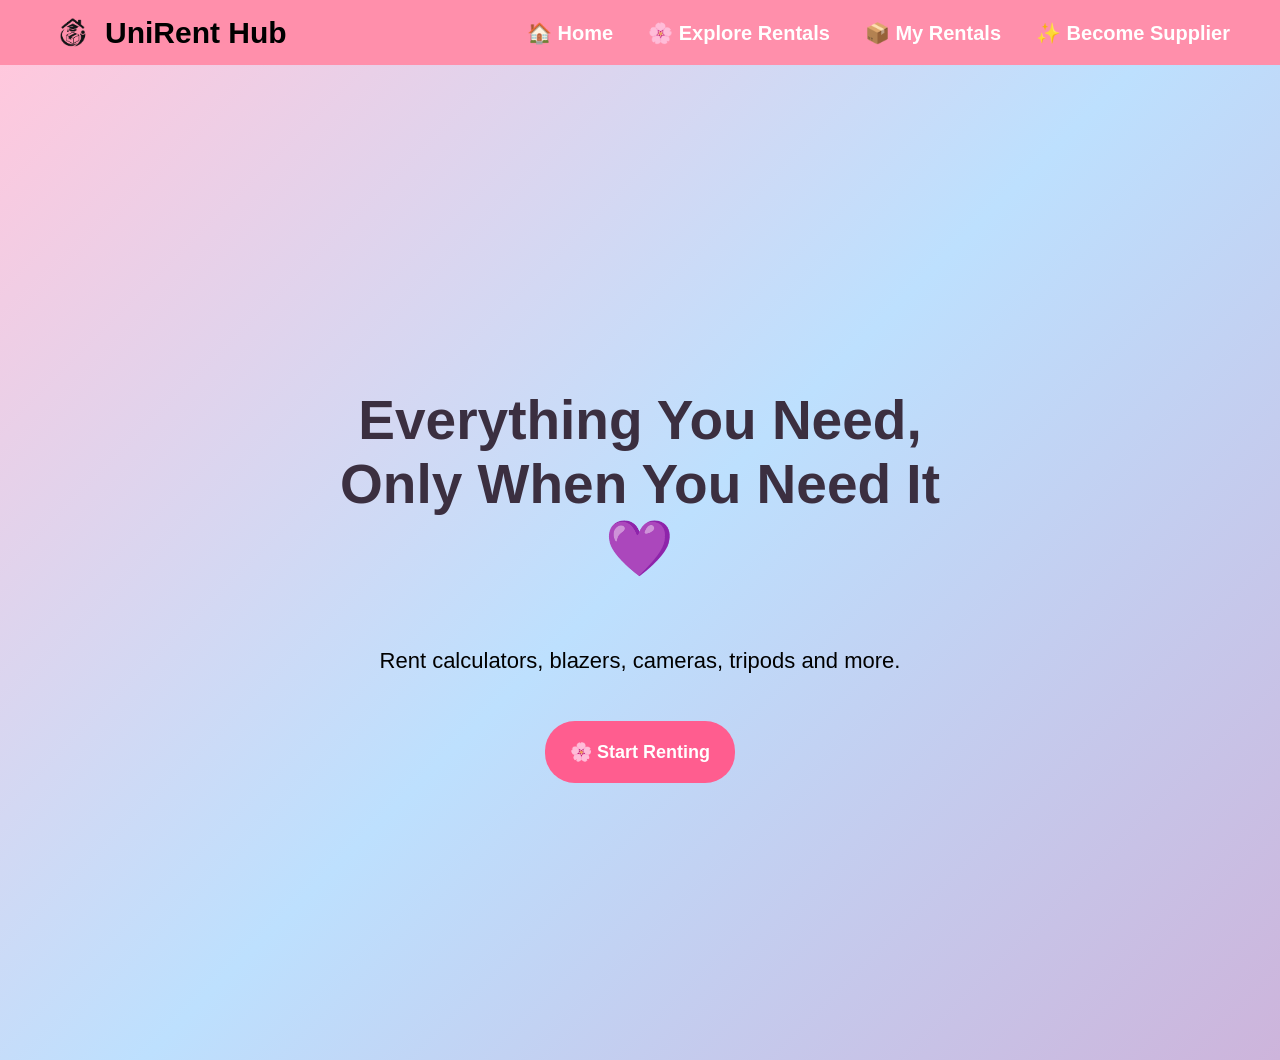
<file: index.html>
<!DOCTYPE html>
<html>

<head>
    <title> 🎓UniRent Hub</title>
    <link rel="stylesheet" href="css/style.css">
</head>

<body>
<nav class="navbar">

   <div class="logo-container">
    <img src="images/logo.png" alt="logo.png">
    <h2>UniRent Hub</h2>
</div>

    <div class="nav-links">
        <a href="index.html">🏠 Home</a>
        <a href="browse.html">🌸 Explore Rentals</a>
        <a href="dashboard.html">📦 My Rentals</a>
        <a href="supplier.html">✨ Become Supplier</a>
    </div>

</nav>

    <section class="hero">
<h1>
    Everything You Need,<br>
    Only When You Need It<br>
    💜
</h1>
        
        

        <p>
            Rent calculators, blazers, cameras,
            tripods and more.
        </p>

       <a href="browse.html">
    <button>🌸 Start Renting</button>
</a>

    </section>

</body>

</html>
</file>
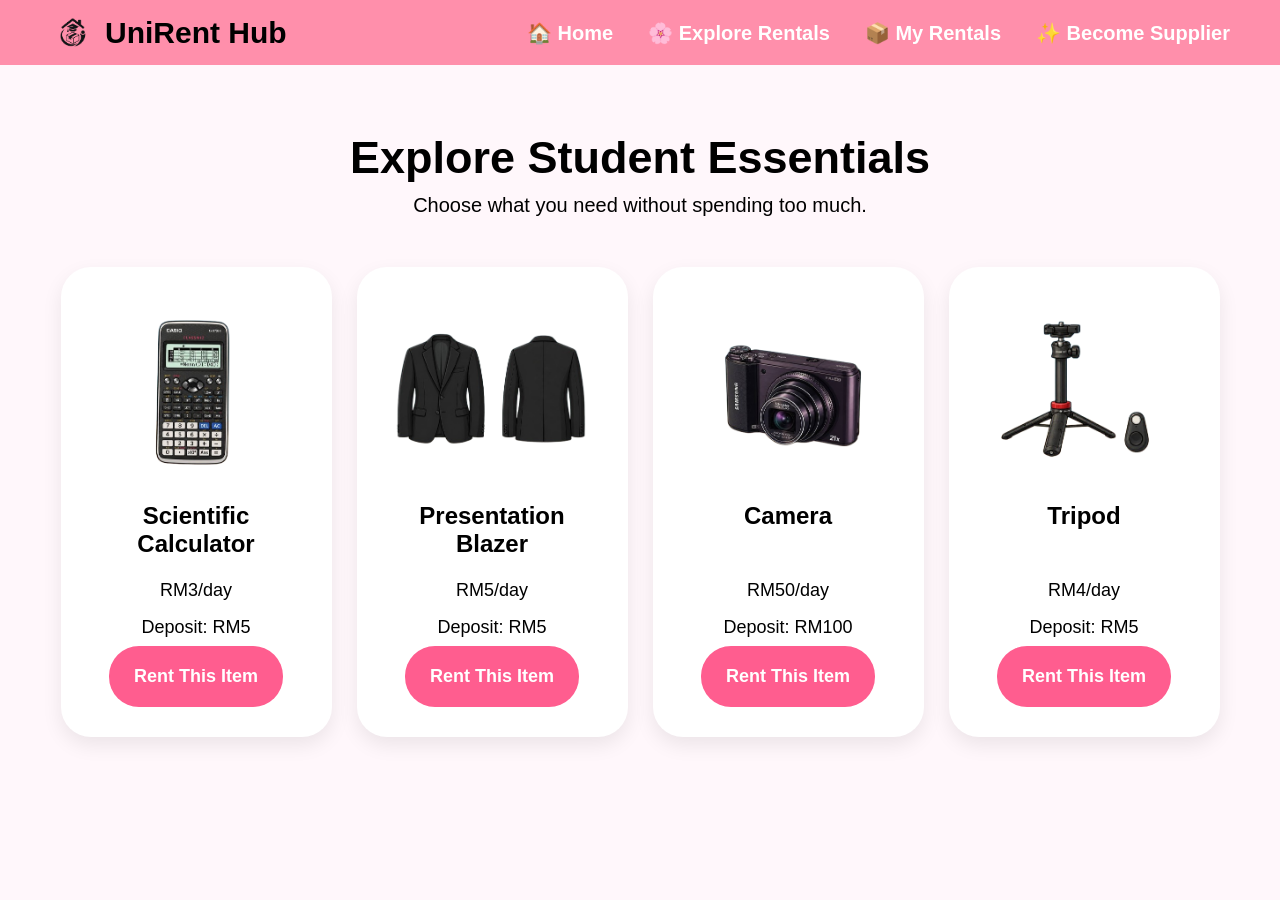
<file: browse.html>
<!DOCTYPE html>
<html>
<head>
    <meta charset="UTF-8">
    <title>Explore Rentals</title>
    <link rel="stylesheet" href="css/style.css?v=2">
</head>
<body>

<nav class="navbar">

   <div class="logo-container">
    <img src="images/logo.png" alt="logo.png">
    <h2>UniRent Hub</h2>
</div>

    <div class="nav-links">
        <a href="index.html">🏠 Home</a>
        <a href="browse.html">🌸 Explore Rentals</a>
        <a href="dashboard.html">📦 My Rentals</a>
        <a href="supplier.html">✨ Become Supplier</a>
    </div>

</nav>

<section class="section">
    <h1>Explore Student Essentials</h1>
    <p>Choose what you need without spending too much.</p>

    <div class="product-grid">

        <div class="product-card">
            <img src="images/calculator.png" alt="Scientific Calculator" class="product-image">
            <h2>Scientific Calculator</h2>
            <p>RM3/day</p>
            <p>Deposit: RM5</p>
            <button onclick="rentItem('Scientific Calculator', 3, 5)">Rent This Item</button>
        </div>

        <div class="product-card">
            <img src="images/blazer.png" alt="Presentation Blazer" class="product-image">
            <h2>Presentation Blazer</h2>
            <p>RM5/day</p>
            <p>Deposit: RM5</p>
            <button onclick="rentItem('Presentation Blazer', 5, 5)">Rent This Item</button>
        </div>

        <div class="product-card">
            <img src="images/camera.png" alt="Camera" class="product-image">
            <h2>Camera</h2>
            <p>RM50/day</p>
            <p>Deposit: RM100</p>
            <button onclick="rentItem('Camera', 50, 100)">Rent This Item</button>
        </div>

        <div class="product-card">
            <img src="images/tripod.png" alt="Tripod" class="product-image">
            <h2>Tripod</h2>
            <p>RM4/day</p>
            <p>Deposit: RM5</p>
            <button onclick="rentItem('Tripod', 4, 5)">Rent This Item</button>
        </div>

    </div>
</section>

<script src="js/script.js"></script>
</body>
</html>
</file>
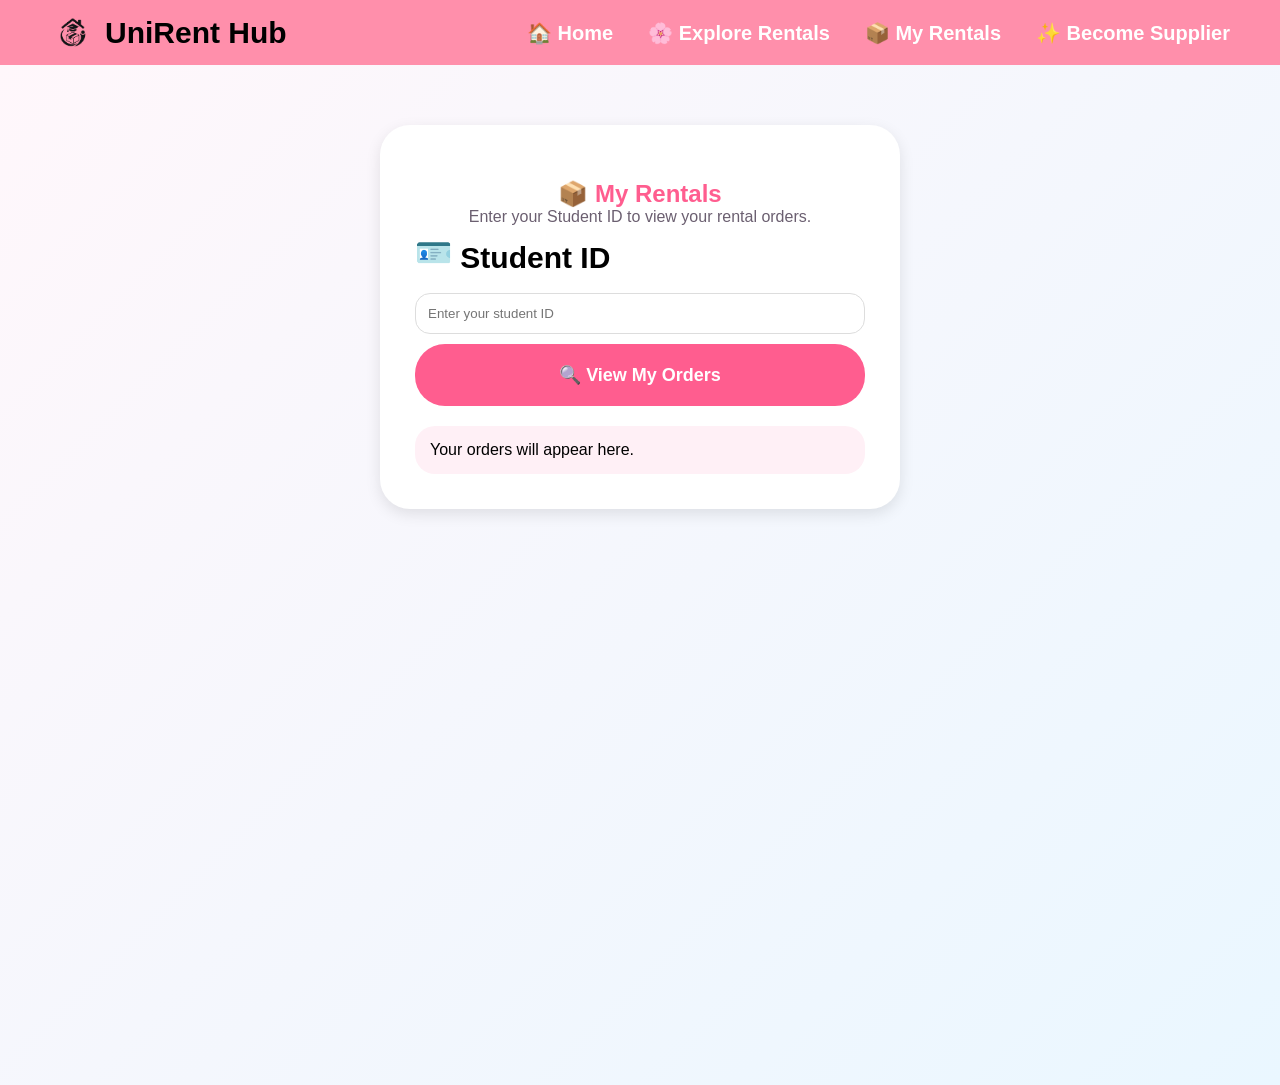
<file: dashboard.html>
<!DOCTYPE html>
<html>
<head>
    <title>My Rentals</title>
    <link rel="stylesheet" href="css/style.css">
</head>

<body>

<nav class="navbar">
    <div class="logo-container">
        <img src="images/logo.png" alt="logo">
        <h2>UniRent Hub</h2>
    </div>

    <div class="nav-links">
        <a href="index.html">🏠 Home</a>
        <a href="browse.html">🌸 Explore Rentals</a>
        <a href="dashboard.html">📦 My Rentals</a>
        <a href="supplier.html">✨ Become Supplier</a>
    </div>
</nav>

<section class="form-section">
    <div class="form-card">
        <h1>📦 My Rentals</h1>

        <p class="subtitle">
            Enter your Student ID to view your rental orders.
        </p>

       <label class="student-label">
    <span class="student-icon">🪪</span>
    Student ID
</label>
        <input
            type="text"
            id="searchStudentId"
            placeholder="Enter your student ID"
        >

        <button type="button" onclick="findOrders()">
            🔍 View My Orders
        </button>

        <div id="orderResults" class="summary-box">
            Your orders will appear here.
        </div>
    </div>
</section>

<script src="js/script.js"></script>

</body>
</html>
</file>
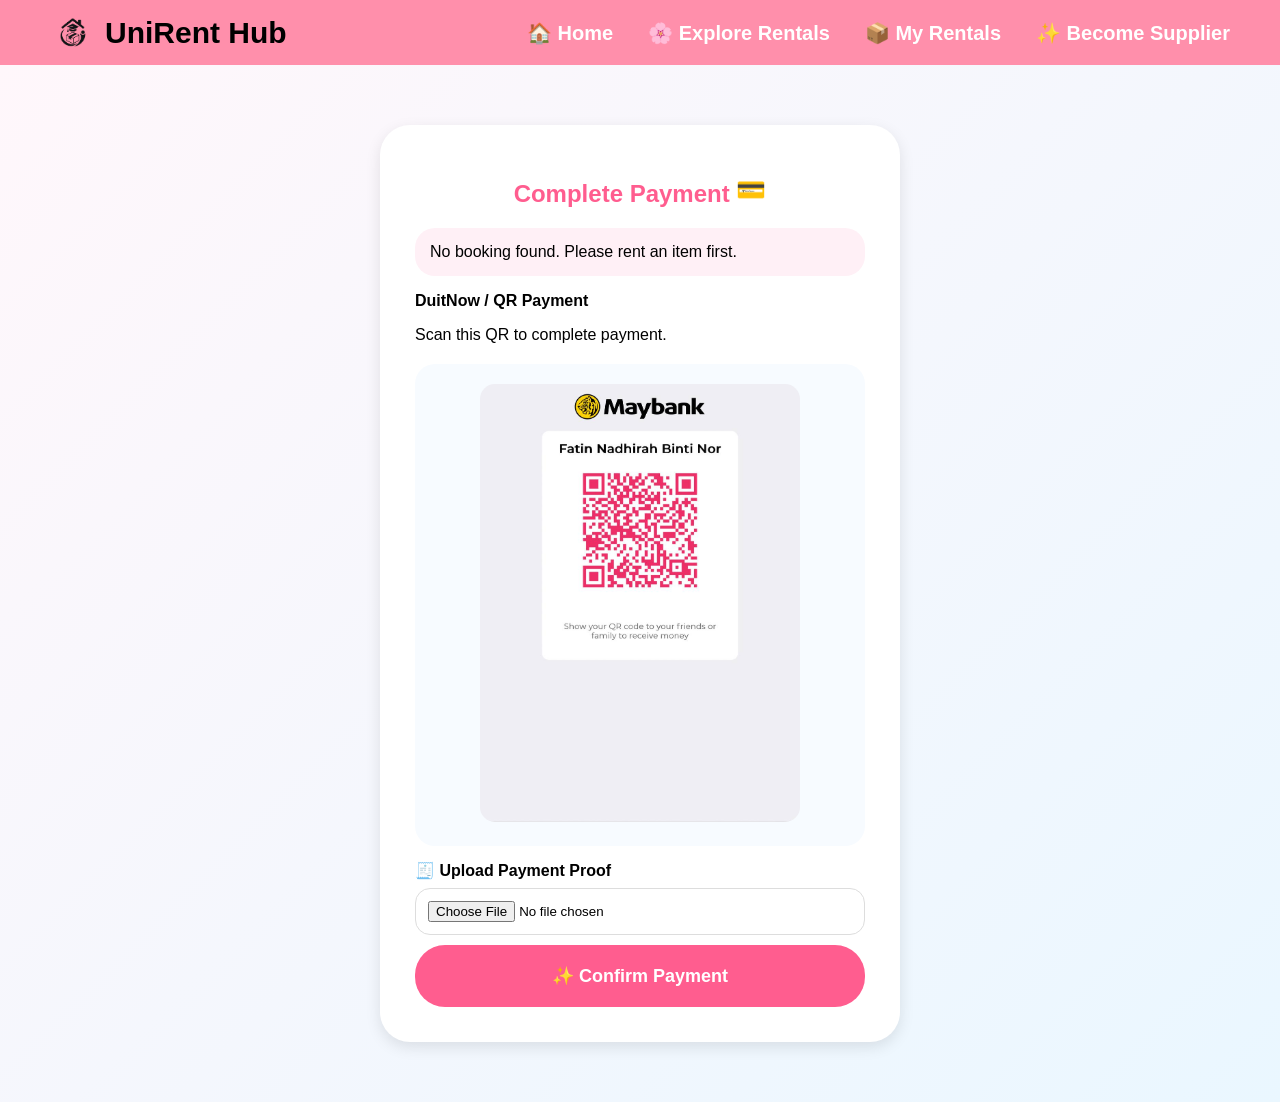
<file: payment.html>
<!DOCTYPE html>
<html>

<head>
    <title>Payment</title>
    <link rel="stylesheet" href="css/style.css">
</head>

<body>

<nav class="navbar">

   <div class="logo-container">
    <img src="images/logo.png" alt="logo.png">
    <h2>UniRent Hub</h2>
</div>

    <div class="nav-links">
        <a href="index.html">🏠 Home</a>
        <a href="browse.html">🌸 Explore Rentals</a>
        <a href="dashboard.html">📦 My Rentals</a>
        <a href="supplier.html">✨ Become Supplier</a>
    </div>

</nav>

<section class="form-section">

    <div class="form-card">

        <h1>
    Complete Payment
    <span class="title-icon">💳</span>
</h1>

        <div class="summary-box" id="paymentSummary">
    Loading payment details...
</div>
        <p><b>DuitNow / QR Payment</b></p>
        <p>Scan this QR to complete payment.</p>
       <div class="qr-box">
    <img src="images/qr.jpg" class="qr-image">
</div>


<form onsubmit="confirmPayment(); return false;">

<label>🧾 Upload Payment Proof</label>

<input
    type="file"
    id="paymentProof"
    accept=".jpg,.jpeg,.png,.pdf"
    required
>

<button onclick="confirmPayment()" id="confirmBtn">
    ✨ Confirm Payment
</button>

</form>

   

    
</section>
<script src="js/script.js"></script>
</body>
</html>
</file>
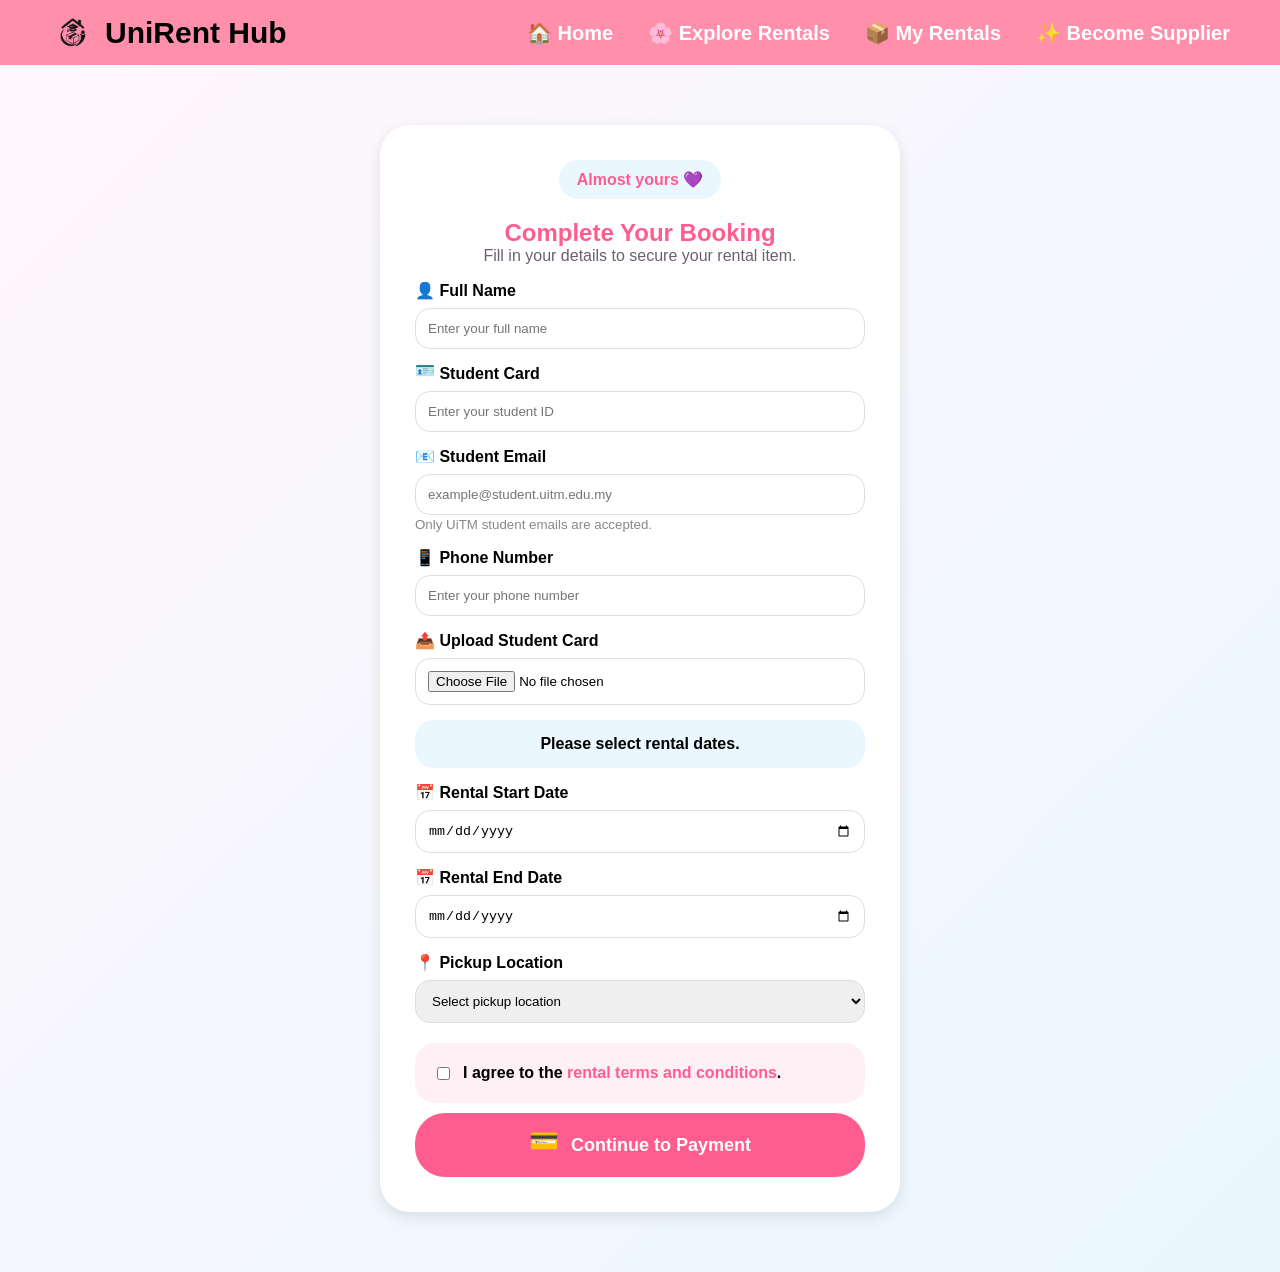
<file: rent.html>
<!DOCTYPE html>
<html>
<head>
    <meta charset="UTF-8">
    <title>Complete Booking</title>
    <link rel="stylesheet" href="css/style.css">
</head>

<body>

<nav class="navbar">

   <div class="logo-container">
    <img src="images/logo.png" alt="logo.png">
    <h2>UniRent Hub</h2>
</div>

    <div class="nav-links">
        <a href="index.html">🏠 Home</a>
        <a href="browse.html">🌸 Explore Rentals</a>
        <a href="dashboard.html">📦 My Rentals</a>
        <a href="supplier.html">✨ Become Supplier</a>
    </div>

</nav>

<section class="form-section">

    <div class="form-card">

        <div class="booking-badge">Almost yours 💜</div>

        <h1>Complete Your Booking </h1>

        <p class="subtitle">
            Fill in your details to secure your rental item.
        </p>

        

        <form onsubmit="goToPayment(); return false;">

            <label>👤 Full Name</label>
            <input type="text" id="fullName" placeholder="Enter your full name" required>

           <label>
    <span class="label-icon">🪪</span> Student Card
</label>
            <input type="text" id="studentId" placeholder="Enter your student ID" required>

            <label>📧 Student Email</label>

<div class="email-box">
    <input
    type="email"
    id="studentEmail"
    placeholder="example@student.uitm.edu.my"
    pattern=".+@student\.uitm\.edu\.my"
    title="Please use your UiTM student email (@student.uitm.edu.my)"
    required
>
<small style="color:#888;">
    Only UiTM student emails are accepted.
</small>
</div>

            <label>📱 Phone Number</label>
            <input type="text" id="phone" placeholder="Enter your phone number" required>

            <label>📤 Upload Student Card</label>
            <input type="file" id="studentCard" required>


<div id="availabilityBox" class="availability-box">
          Please select rental dates.
</div>
<label>📅 Rental Start Date</label>
<input
    type="date"
    id="startDate"
    onchange="checkAvailability()"
    required
>

<label>📅 Rental End Date</label>
<input
    type="date"
    id="endDate"
    onchange="checkAvailability()"
    required
>




            <label>📍 Pickup Location</label>
            <select id="pickup" required>
                <option value="">Select pickup location</option>
                <option>PTAR</option>
                <option>Faculty of Accountancy</option>
                <option>Cafe Raff</option>
            </select>

          <div class="terms">
    <input type="checkbox" required>

    <label>
        I agree to the
        <a href="#" onclick="showTerms()">rental terms and conditions</a>.
    </label>
</div> 

           

         
   <button type="submit" class="payment-btn">
    <span class="btn-icon">💳</span>
    Continue to Payment
</button>
        </form>

    </div>
<div id="termsPopup" class="popup">
    <div class="popup-content">
        <h2>Rental Terms and Conditions</h2>

        
        <p>1. Students must provide accurate personal information when making a booking.</p>

<p>2. After payment has been made, UniRent Hub team will contact the renter for verification of UiTM Student Card and payment proof, further collection details and instructions.</p>

<p>3. Items must be returned on or before the selected return date.</p>

<p>4. UniRent Hub reserves the right to refuse item collection if the student's identity or payment proof cannot be verified.</p>

<p>5. Additional Charges: </p>
    <p> * Late Return Fee: Charges of RM5/day apply for items returned after the agreed return date.</p>
    <p> * Damage, Lost Item, and Missing Accessories Fee: Customers are responsible for any damaged, lost, or incomplete items. Relevant charges may be deducted from the security deposit.</p>


        <button onclick="closeTerms()">Close</button>
    </div>
</div>
</section>

<script src="js/script.js"></script>

</body>
</html>
</file>
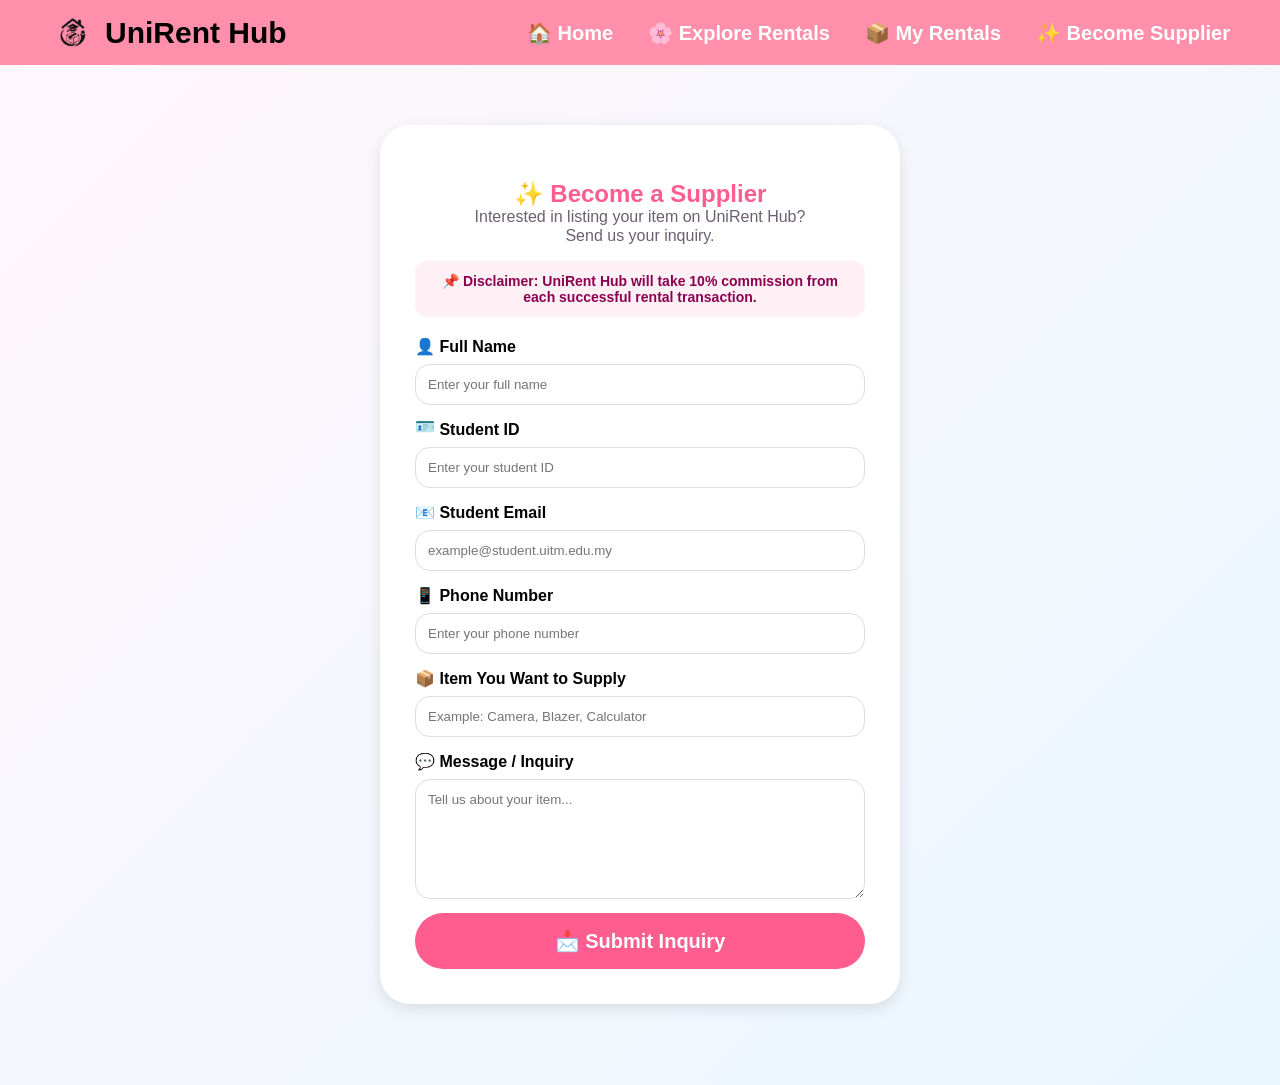
<file: supplier.html>
<!DOCTYPE html>
<html>
<head>
    <title>Become Supplier</title>
    <link rel="stylesheet" href="css/style.css">
</head>

<body>

<nav class="navbar">
    <div class="logo-container">
        <img src="images/logo.png" alt="logo">
        <h2>UniRent Hub</h2>
    </div>

    <div class="nav-links">
        <a href="index.html">🏠 Home</a>
        <a href="browse.html">🌸 Explore Rentals</a>
        <a href="dashboard.html">📦 My Rentals</a>
        <a href="supplier.html">✨ Become Supplier</a>
    </div>
</nav>

<section class="form-section">
    <div class="form-card">

        <h1>✨ Become a Supplier</h1>

       <p class="subtitle">
    Interested in listing your item on UniRent Hub?
</p>

<p class="subtitle supplier-subtitle">
    Send us your inquiry.
</p>
<div class="supplier-disclaimer">
    📌 Disclaimer: UniRent Hub will take 10% commission from each successful rental transaction.
</div>
        <form onsubmit="submitSupplierInquiry(); return false;">

            <label>👤 Full Name</label>
            <input type="text" id="supplierName" placeholder="Enter your full name" required>

           <label>
    <span class="student-id-icon">🪪</span>
    Student ID
</label>
            <input type="text" id="supplierStudentId" placeholder="Enter your student ID" required>

            <label>📧 Student Email</label>
            <input
                type="email"
                id="supplierEmail"
                placeholder="example@student.uitm.edu.my"
                pattern=".+@student\.uitm\.edu\.my"
                title="Please use your UiTM student email (@student.uitm.edu.my)"
                required
            >

            <label>📱 Phone Number</label>
            <input type="text" id="supplierPhone" placeholder="Enter your phone number" required>

            <label>📦 Item You Want to Supply</label>
            <input type="text" id="supplierItem" placeholder="Example: Camera, Blazer, Calculator" required>

            <label>💬 Message / Inquiry</label>
            <textarea id="supplierMessage" placeholder="Tell us about your item..." required></textarea>

           <button type="submit" class="supplier-submit-btn">
    📩 Submit Inquiry
</button>

        </form>

        <div id="supplierSuccess" class="success-message" style="display:none;">
            ✅ Your supplier inquiry has been submitted successfully.
        </div>

    </div>
</section>

<script src="js/script.js"></script>

</body>
</html>
</file>
<file: css/style.css>
body{
    margin:0;
    font-family:Arial;
    background:#FFF7FB;
}

.navbar{
    background:#FF8FAB;
    display:flex;
    justify-content:space-between;
    align-items:center;
    padding:10px 50px;
    height:auto;
}

.hero{
    text-align:center;
    padding:80px 20px;
    min-height:calc(100vh - 65px);
    background:linear-gradient(135deg,#FFC8DD,#BDE0FE,#CDB4DB);

    display:flex;
    flex-direction:column;
    justify-content:center;
    align-items:center;
}


.hero h1{
    font-size:55px;
    color:#3b2f40;
}

.hero p{
    font-size:22px;
}

button{
    background:#FF5D8F;
    color:white;
    border:none;
    padding:20px 25px;
    border-radius:30px;
    font-size:18px;
    font-weight:bold;
}

.section{
    text-align:center;
    padding:30px 30px;
}

.section h1{
    font-size:45px;
    margin-bottom:10px;
}

.section p{
    font-size:20px;
    margin-top:0;
}

.product-grid{
    display:grid;
    grid-template-columns:repeat(4, 1fr);
    gap:25px;
    width:95%;
    margin:50px auto;
}

.product-card{
    background:white;
    padding:30px;
    border-radius:30px;
    box-shadow:0 8px 20px rgba(0,0,0,0.08);
    text-align:center;
    min-height:360px;

    display:flex;
    flex-direction:column;
    justify-content:space-between;
    align-items:center;
}



.form-section{
    padding:60px 20px;
    background:linear-gradient(135deg,#FFF7FB,#EAF7FF);
    min-height:100vh;
}

.form-card{
    background:white;
    width:450px;
    margin:auto;
    padding:35px;
    border-radius:30px;
    box-shadow:0 5px 15px rgba(0,0,0,0.1);

    height:auto;
    overflow:visible;
}

.form-card h1{
    color:#FF5D8F;
    text-align:center;
}

label{
    display:block;
    margin-top:15px;
    font-weight:bold;
}

input, select{
    width:100%;
    padding:12px;
    margin-top:8px;
    border-radius:15px;
    border:1px solid #ddd;
    box-sizing:border-box;
}

.summary-box{
    background:#FFF0F6;
    padding:15px;
    border-radius:20px;
    margin-top:20px;
}

.selected-item{
    background:#EAF7FF;
    padding:15px;
    border-radius:20px;
}

.qr-box{
    text-align:center;
    background:#F7FBFF;
    padding:20px;
    border-radius:20px;
    margin-top:20px;
}

.qr-placeholder{
    width:150px;
    height:150px;
    margin:auto;
    background:#CDB4DB;
    color:white;
    display:flex;
    align-items:center;
    justify-content:center;
    border-radius:20px;
    font-size:35px;
    font-weight:bold;
}

.rental-card{
    max-width:700px;
    margin:auto;
    background:white;
    padding:30px;
    border-radius:25px;
    box-shadow:0 5px 15px rgba(0,0,0,0.1);
}

.countdown{
    background:#EAF7FF;
    padding:20px;
    border-radius:20px;
    margin-top:20px;
    text-align:center;
}

.countdown h2{
    color:#FF5D8F;
}

.recommend-box{
    max-width:700px;
    margin:40px auto;
    background:white;
    padding:30px;
    border-radius:25px;
    box-shadow:0 5px 15px rgba(0,0,0,0.1);
    text-align:center;
}

#recommendResult{
    color:#FF5D8F;
    font-weight:bold;
    margin-top:20px;
}

.nav-links a{
    color:white;
    text-decoration:none;
    font-weight:bold;
    font-size:20px;

    transition:0.3s;
}
.nav-links{
    display:flex;
    gap:35px;
}
.notification-box,
.rating-box{
    max-width:700px;
    margin:40px auto;
    background:white;
    padding:30px;
    border-radius:25px;
    box-shadow:0 5px 15px rgba(0,0,0,0.1);
    text-align:center;
}

.notification-box{
    border-left:8px solid #A2D2FF;
}

.rating-box{
    border-left:8px solid #FF8FAB;
}

.stars{
    font-size:30px;
    margin:20px;
}

.booking-badge{
    display:inline-block;
    background:#EAF7FF;
    color:#FF5D8F;
    padding:10px 18px;
    border-radius:30px;
    font-weight:bold;
    margin-bottom:10px;
    
}
.booking-badge{
    display:block;
    width:fit-content;

    margin-left:auto;
    margin-right:auto;

    background:#EAF7FF;
    color:#FF5D8F;

    padding:10px 18px;
    border-radius:30px;

    font-weight:bold;
}


.subtitle{
    text-align:center;
    color:#6b5f70;
     margin-top:-20px;
}

.terms{
    background:#FFF7FB;
    padding:12px;
    border-radius:15px;
    margin-top:18px;
}

.item-icon{
    font-size:60px;
    margin-bottom:10px;
}

.product-card h2{
    font-size:24px;
    min-height:60px;
    margin:10px 0;
}

.product-card p{
    font-size:18px;
    margin:8px 0;
}

button{
    display:flex;
    align-items:center;
    justify-content:center;
    gap:10px;
}

.terms{
    display:flex;
    align-items:center;

    background:#FFF0F6;

    padding:18px;

    border-radius:20px;

    margin-top:20px;

    gap:10px;
}

.terms label{
    margin:0;
    font-weight:600;
}

.form-card button{
    width:100%;

    margin-top:10px;
}

.terms input{
    width:auto;
}

.payment-btn{
    display:flex;
    align-items:center;
    justify-content:center;
    gap:12px;
}

.btn-icon{
    font-size:24px;
    line-height:1;
    position:relative;
    top:-4px;
}
.hero a{
    text-decoration:none;
}

.hero button{
    margin-top:25px;
}

.qr-image{
    width:300px;
    max-width:100%;
    border-radius:10px;
}

a{
    text-decoration:none;
}
 
.qr-image{
    width:320px;
    max-width:100%;
    border-radius:15px;
}

.navbar h2{
    margin:0;
    font-size:32px;
    font-weight:bold;
}

.nav-links a:hover{
    transform:translateY(-2px);
    opacity:0.8;
}
.logo-container{
    display:flex;
    align-items:center;
    gap:10px;
}

.logo-container img{
    width:45px;
    height:45px;
    object-fit:contain;
}

.logo-container h2{
    margin:0;
    font-size:30px;
    font-weight:bold;
    color:#000;
}

.nav-links{
    display:flex;
    gap:35px;
    align-items:center;
}

.nav-links a{
    color:white;
    text-decoration:none;
    font-weight:bold;
    font-size:20px;
}
.product-image{
    width:100%;
    height:180px;
    object-fit:cover;
    border-radius:20px;
    margin-bottom:15px;
}
.label-icon{
    position:relative;
    top:-3px;
}

.availability-box{
    background:#EAF7FF;
    padding:15px;
    border-radius:18px;
    margin-top:15px;
    font-weight:bold;
    text-align:center;
}

.available-date{
    color:green;
}

.not-available-date{
    color:red;
}

.terms input{
    width:auto;
    position:relative;
    top:-2px;
}

.terms a{
    color:#FF5D8F;
    font-weight:bold;
}

.popup{
    display:none;
    position:fixed;
    top:0;
    left:0;
    width:100%;
    height:100%;
    background:rgba(0,0,0,0.4);
    z-index:999;
}

.popup-content{
    background:white;
    width:420px;
    max-width:90%;
    margin:120px auto;
    padding:30px;
    border-radius:25px;
    box-shadow:0 8px 20px rgba(0,0,0,0.2);
}
.title-icon{
    position:relative;
    top:-4px;
}
.qr-image{
    width:320px;
    max-width:100%;
    border-radius:15px;
}

.student-label{
    display:block;
    font-size:30px;
    font-weight:bold;
    margin-top:15px;
    margin-bottom:8px;
    position:relative;
    top:-2px;
}
.student-icon{
    position: relative;
    top: -5px;
}
textarea{
    width:100%;
    padding:12px;
    margin-top:8px;
    border-radius:15px;
    border:1px solid #ddd;
    box-sizing:border-box;
    min-height:120px;
    font-family:Arial;
}

.supplier-disclaimer{
    background:#fff0f6;
    color:#8a004f;
    padding:12px;
    border-radius:12px;
    text-align:center;
    font-weight:600;
    margin:15px 0 20px;
    font-size:14px;
}

.student-id-icon{
    position:relative;
    top:-3px;
    margin-right:0px;
}

.supplier-submit-btn{
    font-size:20px;
    font-weight:800;
    padding:16px;
}

.supplier-subtitle{
    margin-top:-15px;
}

@media (max-width: 768px) {
    .navbar {
        flex-direction: column;
        gap: 10px;
        text-align: center;
        padding: 15px;
    }

    .nav-links {
        display: flex;
        flex-direction: column;
        gap: 8px;
    }

    .form-section {
        padding: 20px 12px;
        min-height: auto;
    }

    .form-card {
        width: 100%;
        max-width: 95%;
        padding: 25px 18px;
        margin-top: 20px;
        box-sizing: border-box;
    }

    .form-card h1 {
        font-size: 26px;
        text-align: center;
    }

    input,
    select,
    textarea,
    button {
        width: 100%;
        box-sizing: border-box;
        font-size: 16px;
    }

    .payment-btn,
    .supplier-submit-btn {
        width: 100%;
        font-size: 17px;
    }

}
</file>
